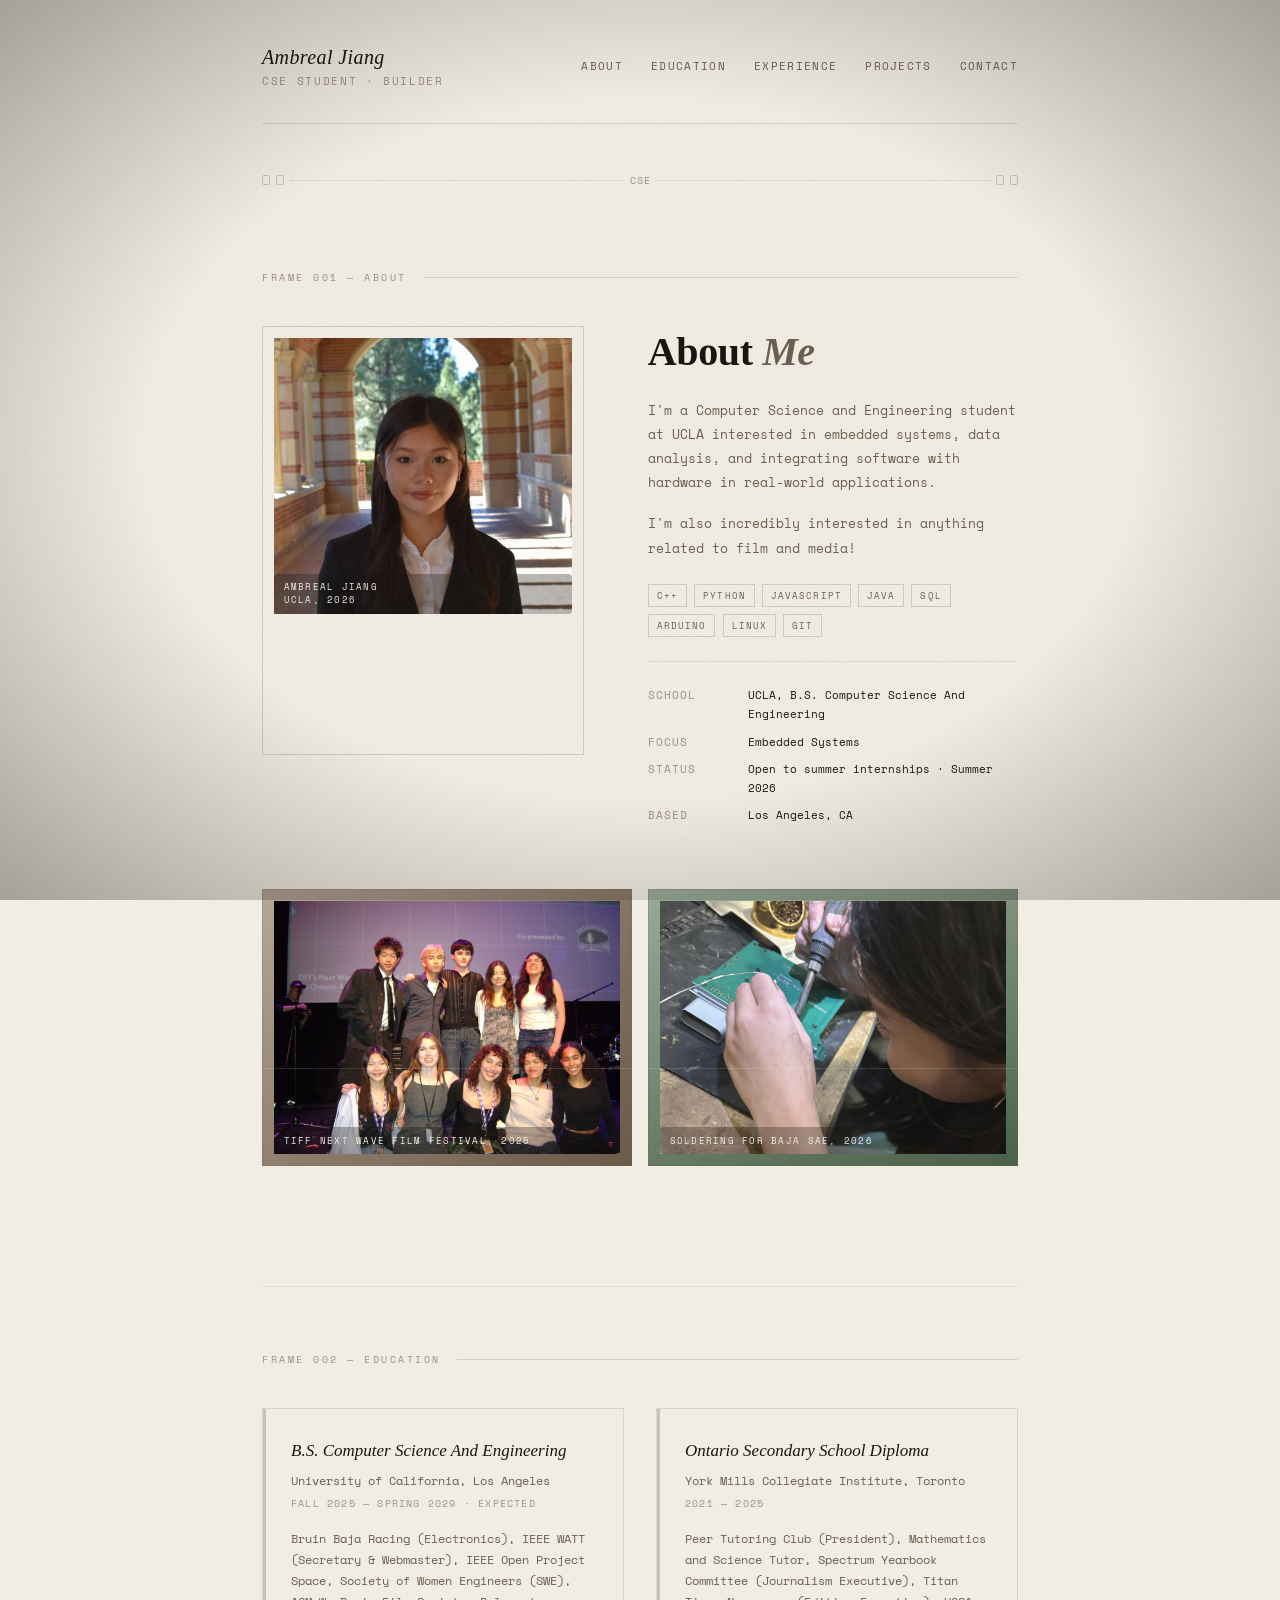
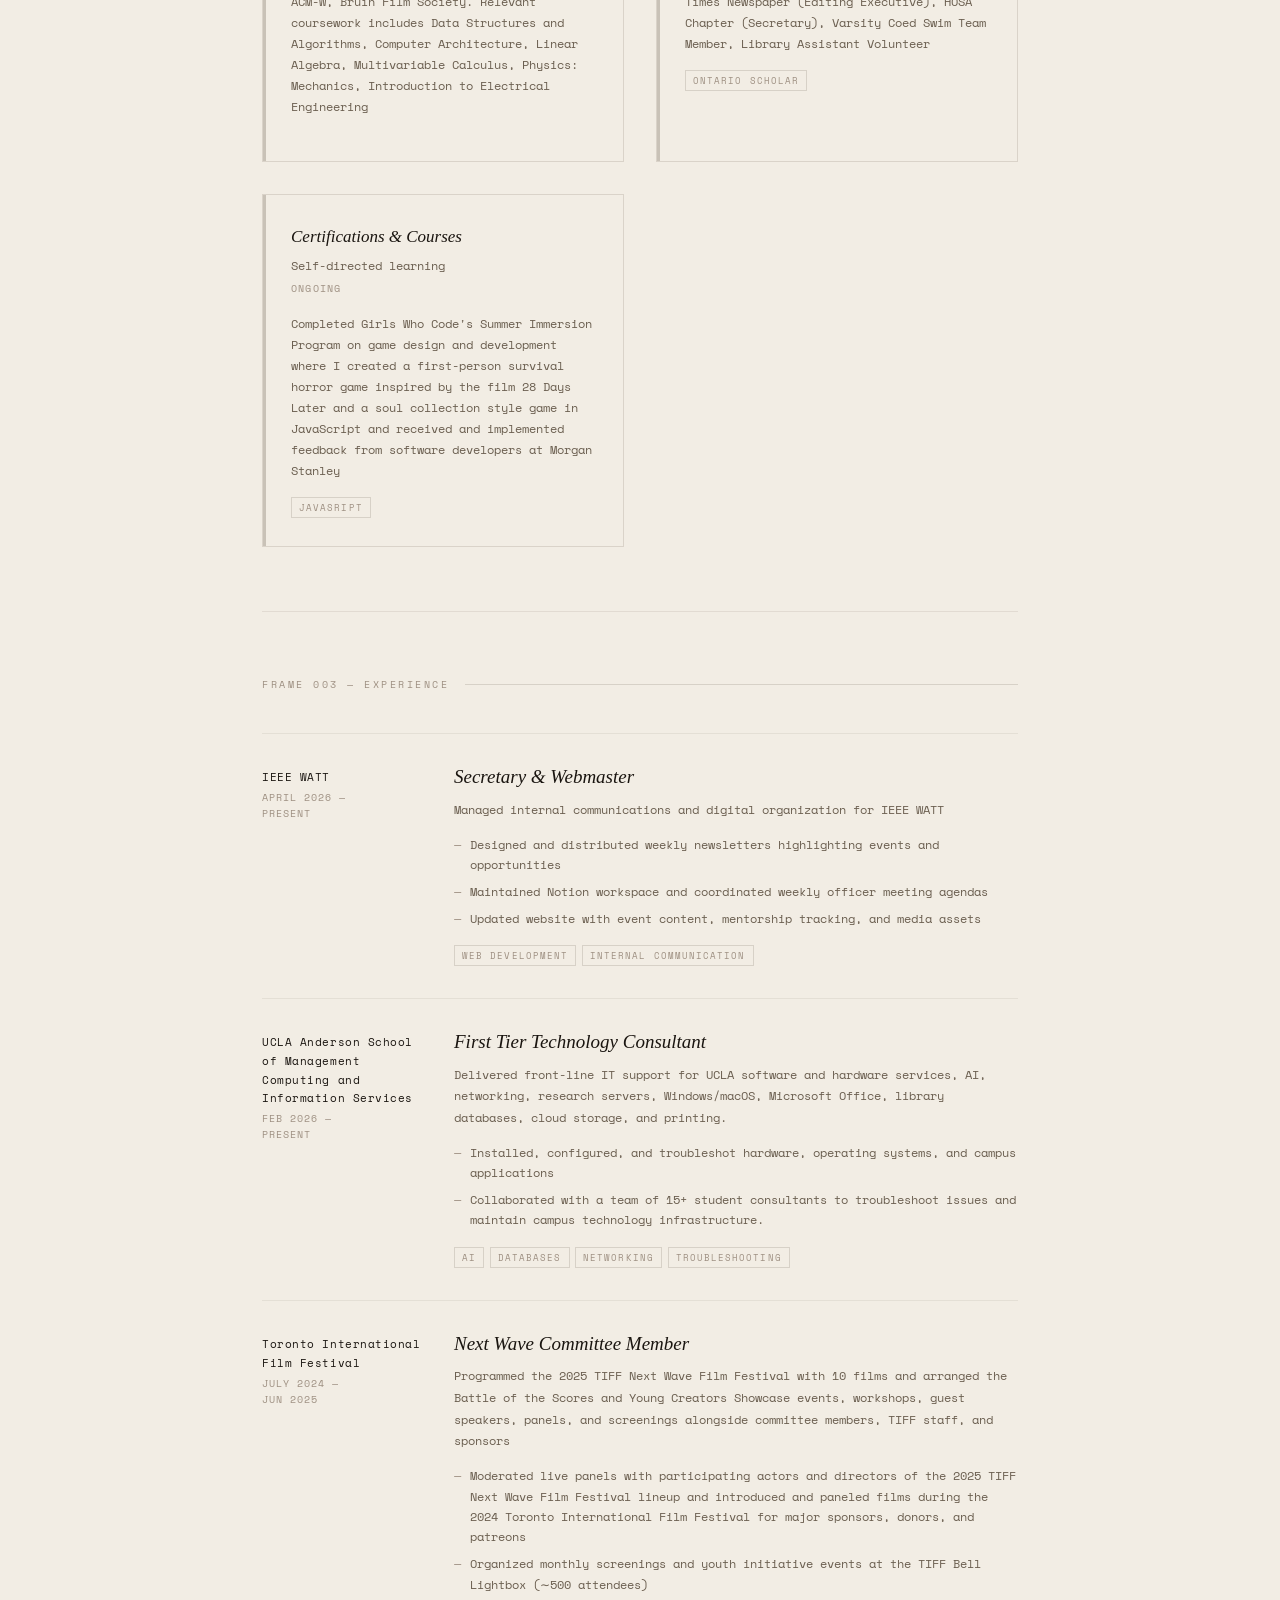
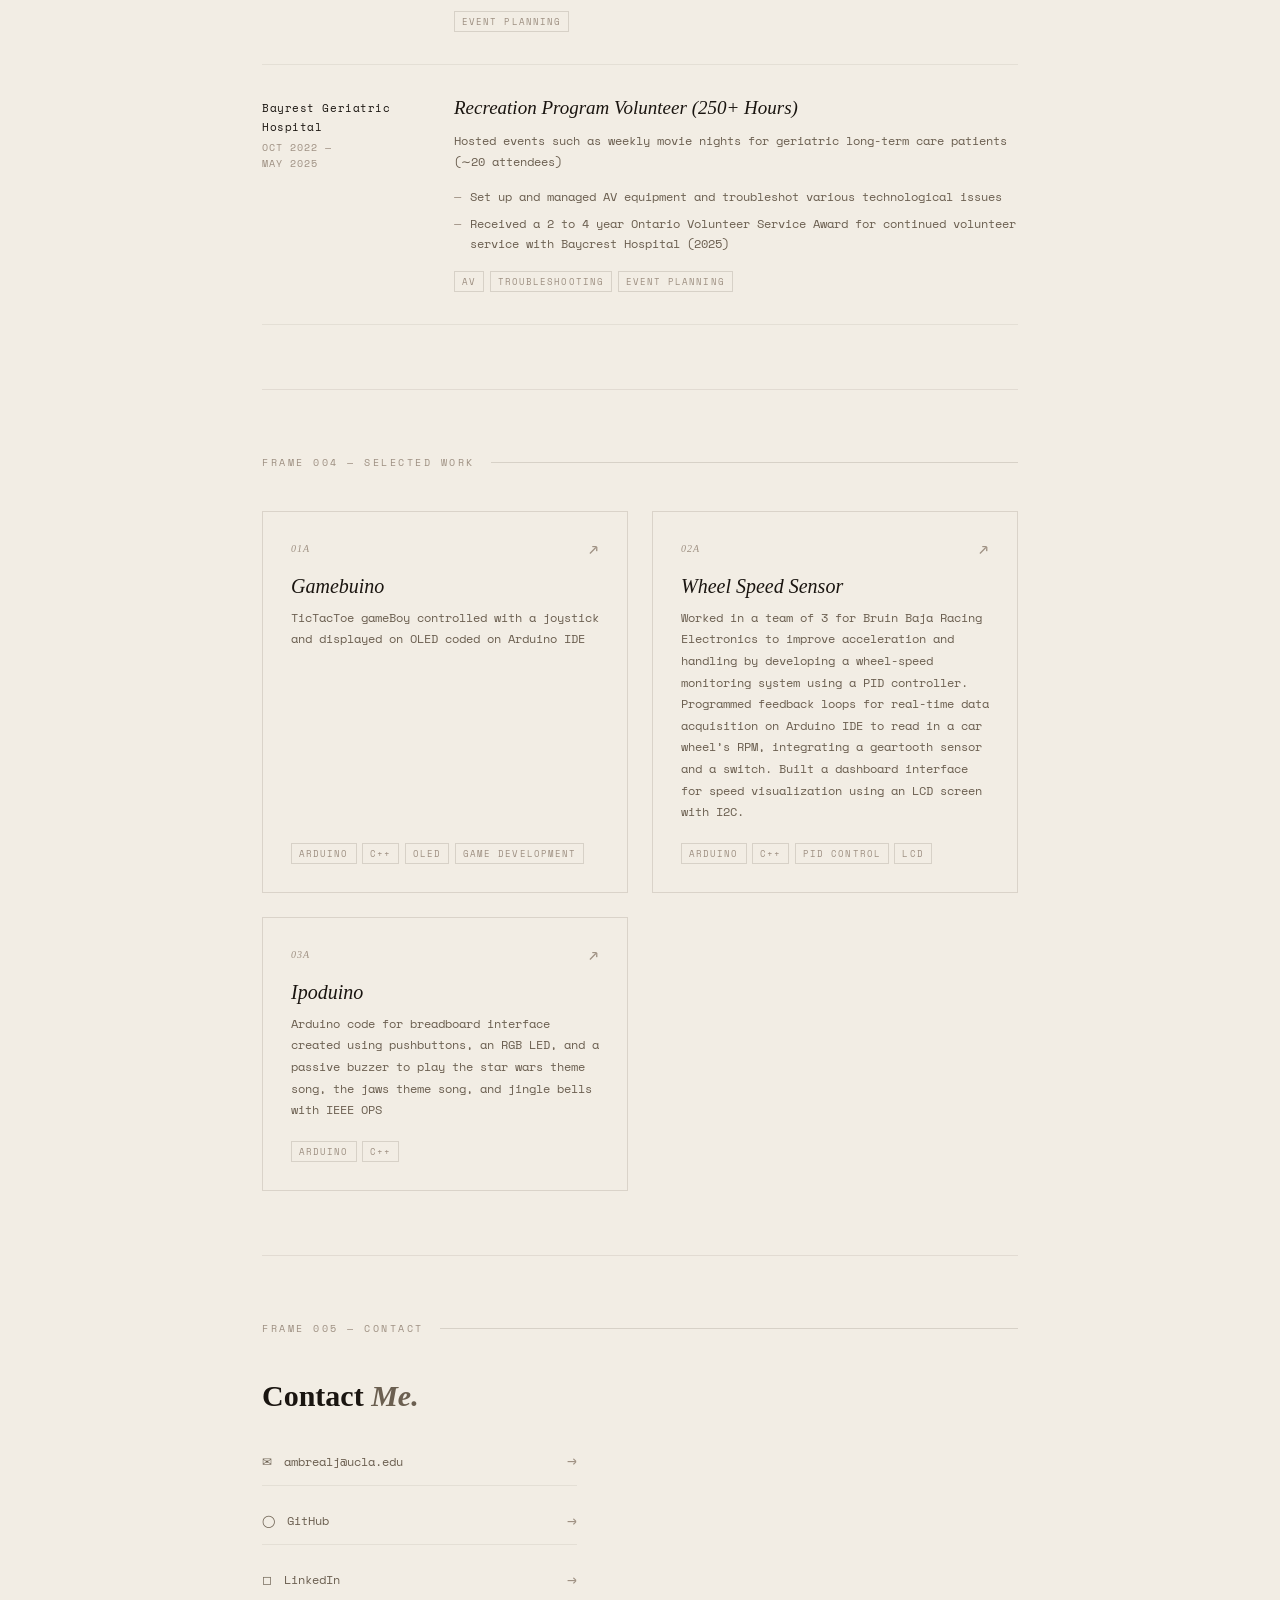
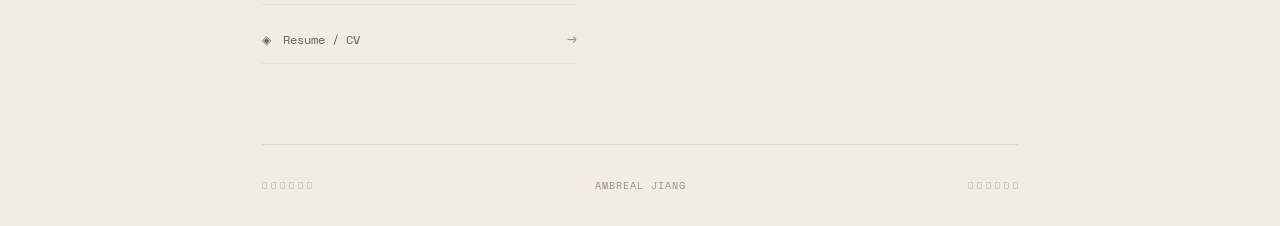
<file: index.html>
<!DOCTYPE html>
<html lang="en">
<head>
<meta charset="UTF-8">
<meta name="viewport" content="width=device-width, initial-scale=1.0">
<title>Ambreal Jiang</title>
<style>
  @import url('https://fonts.googleapis.com/css2?family=IM+Fell+English:ital@0;1&family=Space+Mono:ital,wght@0,400;0,700;1,400&display=swap');

  *, *::before, *::after { box-sizing: border-box; margin: 0; padding: 0; }

  :root {
    --cream: #f2ede4;
    --warm-dark: #1a1510;
    --muted-brown: #6b5f50;
    --faded: #9e9082;
    --accent: #c4a882;
  }

  html { scroll-behavior: smooth; }

  body {
    background: var(--cream);
    color: var(--warm-dark);
    font-family: 'Space Mono', monospace;
    font-size: 13px;
    line-height: 1.7;
    min-height: 100vh;
    position: relative;
    overflow-x: hidden;
  }

  /* Grain */
  body::before {
    content: '';
    position: fixed;
    inset: 0;
    pointer-events: none;
    z-index: 100;
    background-image: url("data:image/svg+xml,%3Csvg viewBox='0 0 256 256' xmlns='http://www.w3.org/2000/svg'%3E%3Cfilter id='noise'%3E%3CfeTurbulence type='fractalNoise' baseFrequency='0.9' numOctaves='4' stitchTiles='stitch'/%3E%3CfeColorMatrix type='saturate' values='0'/%3E%3C/filter%3E%3Crect width='100%25' height='100%25' filter='url(%23noise)' opacity='0.12'/%3E%3C/svg%3E");
    background-size: 180px 180px;
    opacity: 0.55;
    mix-blend-mode: multiply;
  }

  /* Vignette */
  body::after {
    content: '';
    position: fixed;
    inset: 0;
    pointer-events: none;
    z-index: 99;
    background: radial-gradient(ellipse at center, transparent 55%, rgba(26,21,16,0.35) 100%);
  }

  .site-wrapper { max-width: 820px; margin: 0 auto; padding: 0 2rem; }

  /* ── Nav ── */
  nav {
    display: flex;
    justify-content: space-between;
    align-items: center;
    padding: 2.5rem 0 2rem;
    border-bottom: 1px solid rgba(107,95,80,0.2);
  }

  .logo {
    font-family: 'IM Fell English', serif;
    font-size: 20px;
    letter-spacing: 0.02em;
    color: var(--warm-dark);
    font-style: italic;
  }

  .logo span {
    font-size: 11px;
    display: block;
    font-family: 'Space Mono', monospace;
    font-style: normal;
    color: var(--faded);
    letter-spacing: 0.15em;
    text-transform: uppercase;
    margin-top: -2px;
  }

  .nav-links { display: flex; gap: 1.75rem; list-style: none; }

  .nav-links a {
    color: var(--muted-brown);
    text-decoration: none;
    font-size: 11px;
    letter-spacing: 0.12em;
    text-transform: uppercase;
    transition: color 0.2s;
  }

  .nav-links a:hover { color: var(--warm-dark); }

  /* ── Film strip ── */
  .film-strip {
    display: flex;
    align-items: center;
    gap: 6px;
    margin: 3rem 0 0;
  }

  .film-hole {
    width: 8px;
    height: 10px;
    border: 1px solid rgba(107,95,80,0.3);
    border-radius: 2px;
    flex-shrink: 0;
  }

  .film-line { flex: 1; height: 1px; background: rgba(107,95,80,0.15); }

  .frame-num { font-size: 10px; color: var(--faded); letter-spacing: 0.1em; }

  /* ── Section label ── */
  .section-label {
    font-size: 10px;
    letter-spacing: 0.25em;
    text-transform: uppercase;
    color: var(--faded);
    margin-bottom: 2.5rem;
    display: flex;
    align-items: center;
    gap: 1rem;
  }

  .section-label::after {
    content: '';
    flex: 1;
    height: 1px;
    background: rgba(107,95,80,0.2);
  }

  /* ── Photo placeholders (reusable) ── */
  .photo-wrap {
    position: relative;
    overflow: hidden;
  }

  .photo-wrap::before {
    content: '';
    position: absolute;
    inset: 0;
    border: 1px solid rgba(107,95,80,0.25);
    z-index: 2;
    pointer-events: none;
  }

  .photo-inner {
    width: 100%;
    height: 100%;
    position: relative;
    display: flex;
    align-items: flex-end;
    padding: 0.75rem;
  }

  .photo-inner img {
    width: 100%;
    height: 100%;
    object-fit: cover;
    display: block;
  }

  /* caption overlay */
  .photo-caption {
    position: absolute;
    left: 0.75rem;
    right: 0.75rem;
    bottom: 0.75rem;
    z-index: 3;
    padding: 0.45rem 0.6rem;
    font-size: 9px;
    letter-spacing: 0.14em;
    color: #f2ede4;
    text-transform: uppercase;
    line-height: 1.4;
    background: rgba(26,21,16,0.3);
    border-radius: 4px;
  }

  .photo-caption br {
    display: inline;
  }

  /* portrait silhouette */
  .photo-inner.portrait { 
    width: 100%;
    height: 300px;
}
  
  /* landscape / scene variants */
  .photo-inner.scene-a { background: linear-gradient(135deg, #b5a898 0%, #8a7a6a 50%, #6a5a4a 100%); }
  .photo-inner.scene-b { background: linear-gradient(160deg, #9aaa98 0%, #6a8068 60%, #4a6048 100%); }
  .photo-inner.scene-c { background: linear-gradient(135deg, #aa9898 0%, #806868 50%, #5a4848 100%); }

  /* horizon line decoration for scene photos */
  .photo-inner.scene-a::before,
  .photo-inner.scene-b::before,
  .photo-inner.scene-c::before {
    content: '';
    position: absolute;
    bottom: 35%; left: 0; right: 0;
    height: 1px;
    background: rgba(242,237,228,0.15);
  }

  /* ── About ── */
  #about { padding: 5rem 0 4rem; }

  /* Hero row: portrait left, text right */
  .about-hero {
    display: grid;
    grid-template-columns: 1fr 1.15fr;
    gap: 4rem;
    align-items: start;
    margin-bottom: 4rem;
  }

  .about-portrait { aspect-ratio: 3/4; }

  .about-name {
    font-family: 'IM Fell English', serif;
    font-size: 40px;
    line-height: 1.1;
    letter-spacing: -0.01em;
    color: var(--warm-dark);
    margin-bottom: 1.5rem;
    padding-top: 0.25rem;
  }

  .about-name em { font-style: italic; color: var(--muted-brown); }

  .about-bio {
    color: var(--muted-brown);
    font-size: 13px;
    line-height: 1.85;
    margin-bottom: 1.1rem;
  }

  .skills-row {
    display: flex;
    flex-wrap: wrap;
    gap: 0.45rem;
    margin: 1.5rem 0 0;
  }

  .skill-chip {
    font-size: 9px;
    letter-spacing: 0.12em;
    text-transform: uppercase;
    color: var(--muted-brown);
    padding: 3px 8px;
    border: 1px solid rgba(107,95,80,0.25);
  }

  .about-meta {
    display: flex;
    flex-direction: column;
    gap: 0.55rem;
    border-top: 1px solid rgba(107,95,80,0.15);
    padding-top: 1.5rem;
    margin-top: 1.5rem;
  }

  .meta-row { display: flex; gap: 1.5rem; font-size: 11px; }

  .meta-key {
    color: var(--faded);
    letter-spacing: 0.1em;
    text-transform: uppercase;
    min-width: 76px;
    flex-shrink: 0;
  }

  .meta-val { color: var(--warm-dark); }

  /* Photo gallery strip below hero */
  .about-gallery {
    display: grid;
    grid-template-columns: 1fr 1fr;
    gap: 1rem;
    margin-bottom: 3.5rem;
  }

  .about-gallery .photo-wrap { aspect-ratio: 4/3; }

  .about-scene { aspect-ratio: 4/3; }

  /* ── Education ── */
  #education {
    padding: 4rem 0;
    border-top: 1px solid rgba(107,95,80,0.12);
  }

  .edu-grid {
    display: grid;
    grid-template-columns: 1fr 1fr;
    gap: 2rem;
    margin-top: 2rem;
  }

  .edu-card {
    padding: 1.75rem;
    border: 1px solid rgba(107,95,80,0.18);
    position: relative;
  }

  .edu-card::before {
    content: '';
    position: absolute;
    top: 0; left: 0;
    width: 3px; height: 100%;
    background: rgba(107,95,80,0.3);
  }

  .edu-degree {
    font-family: 'IM Fell English', serif;
    font-size: 17px;
    font-style: italic;
    color: var(--warm-dark);
    margin-bottom: 0.3rem;
  }

  .edu-school {
    font-size: 12px;
    color: var(--muted-brown);
    margin-bottom: 0.2rem;
  }

  .edu-dates {
    font-size: 10px;
    letter-spacing: 0.12em;
    color: var(--faded);
    text-transform: uppercase;
    margin-bottom: 1rem;
  }

  .edu-details {
    font-size: 12px;
    color: var(--muted-brown);
    line-height: 1.75;
  }

  .edu-tags {
    display: flex;
    flex-wrap: wrap;
    gap: 0.35rem;
    margin-top: 1rem;
  }

  /* ── Experience ── */
  #experience {
    padding: 4rem 0;
    border-top: 1px solid rgba(107,95,80,0.12);
  }

  .exp-list { display: flex; flex-direction: column; margin-top: 2rem; }

  .exp-item {
    display: grid;
    grid-template-columns: 160px 1fr;
    gap: 2rem;
    padding: 2rem 0;
    border-bottom: 1px solid rgba(107,95,80,0.1);
  }

  .exp-item:first-child { border-top: 1px solid rgba(107,95,80,0.1); }

  .exp-left { padding-top: 2px; }

  .exp-company {
    font-size: 11px;
    color: var(--warm-dark);
    letter-spacing: 0.05em;
    margin-bottom: 0.2rem;
  }

  .exp-dates {
    font-size: 10px;
    letter-spacing: 0.1em;
    color: var(--faded);
    text-transform: uppercase;
    line-height: 1.6;
  }

  .exp-role {
    font-family: 'IM Fell English', serif;
    font-size: 19px;
    font-style: italic;
    color: var(--warm-dark);
    margin-bottom: 0.6rem;
    line-height: 1.2;
  }

  .exp-desc {
    font-size: 12px;
    color: var(--muted-brown);
    line-height: 1.8;
    margin-bottom: 0.9rem;
  }

  .exp-bullets {
    list-style: none;
    display: flex;
    flex-direction: column;
    gap: 0.4rem;
  }

  .exp-bullets li {
    font-size: 12px;
    color: var(--muted-brown);
    line-height: 1.7;
    padding-left: 1rem;
    position: relative;
  }

  .exp-bullets li::before {
    content: '—';
    position: absolute;
    left: 0;
    color: var(--faded);
  }

  /* ── Projects ── */
  #projects {
    padding: 4rem 0;
    border-top: 1px solid rgba(107,95,80,0.12);
  }

  .projects-grid {
    display: grid;
    grid-template-columns: 1fr 1fr;
    gap: 1.5rem;
    margin-top: 2rem;
  }

  .project-card {
    display: flex;
    flex-direction: column;
    gap: 0;
    padding: 1.75rem;
    border: 1px solid rgba(107,95,80,0.18);
    color: inherit;
    position: relative;
    transition: border-color 0.2s, background 0.2s;
  }

  .project-card:hover {
    border-color: rgba(107,95,80,0.4);
    background: rgba(107,95,80,0.03);
  }

  .project-card-top {
    display: flex;
    justify-content: space-between;
    align-items: flex-start;
    margin-bottom: 1rem;
  }

  .project-frame-num {
    font-size: 10px;
    color: var(--faded);
    letter-spacing: 0.1em;
    font-style: italic;
    font-family: 'IM Fell English', serif;
  }

  .project-arrow {
    font-size: 18px;
    color: var(--faded);
    text-decoration: none;
    transition: transform 0.2s, color 0.2s;
    line-height: 1;
    display: inline-block;
  }

  .project-arrow:hover,
  .project-card:hover .project-arrow {
    transform: translate(3px, -3px);
    color: var(--muted-brown);
  }

  .project-title {
    font-family: 'IM Fell English', serif;
    font-size: 20px;
    font-style: italic;
    color: var(--warm-dark);
    margin-bottom: 0.55rem;
    line-height: 1.2;
  }

  .project-desc {
    color: var(--muted-brown);
    font-size: 12px;
    line-height: 1.8;
    margin-bottom: 1.25rem;
    flex: 1;
  }

  .project-tags { display: flex; flex-wrap: wrap; gap: 0.35rem; margin-top: auto; }

  .tag {
    font-size: 9px;
    letter-spacing: 0.12em;
    text-transform: uppercase;
    color: var(--faded);
    padding: 2px 7px;
    border: 1px solid rgba(107,95,80,0.2);
  }

  /* ── Contact ── */
  #contact {
    padding: 4rem 0 5rem;
    border-top: 1px solid rgba(107,95,80,0.12);
  }

  .contact-inner {
    display: grid;
    grid-template-columns: 1fr 1.2fr;
    gap: 4rem;
    align-items: start;
    margin-top: 2rem;
  }

  .contact-tagline {
    font-family: 'IM Fell English', serif;
    font-size: 30px;
    line-height: 1.25;
    color: var(--warm-dark);
    margin-bottom: 1.5rem;
  }

  .contact-tagline em { font-style: italic; color: var(--muted-brown); }

  .contact-links { display: flex; flex-direction: column; gap: 0.75rem; margin-top: 1rem; }

  .contact-link {
    display: flex;
    align-items: center;
    gap: 0.75rem;
    color: var(--muted-brown);
    text-decoration: none;
    font-size: 12px;
    padding: 0.6rem 0;
    border-bottom: 1px solid rgba(107,95,80,0.1);
    transition: color 0.2s;
  }

  .contact-link:hover { color: var(--warm-dark); }

  .link-arrow { margin-left: auto; color: var(--faded); font-size: 16px; transition: transform 0.2s; }
  .contact-link:hover .link-arrow { transform: translateX(4px); }


  /* ── Footer ── */
  footer {
    border-top: 1px solid rgba(107,95,80,0.15);
    padding: 2rem 0;
    display: flex;
    justify-content: space-between;
    align-items: center;
    font-size: 10px;
    letter-spacing: 0.1em;
    color: var(--faded);
    text-transform: uppercase;
  }

  .footer-frames { display: flex; gap: 4px; }

  .f-hole {
    width: 5px; height: 7px;
    border: 1px solid rgba(107,95,80,0.25);
    border-radius: 1px;
  }

  /* ── Responsive ── */
  @media (max-width: 680px) {
    .about-hero { grid-template-columns: 1fr; gap: 2rem; }
    .about-gallery { grid-template-columns: 1fr 1fr; }
    .about-gallery .photo-wrap:first-child { grid-column: span 2; aspect-ratio: 16/9; }
    .about-band { grid-template-columns: 1fr; }
    .edu-grid { grid-template-columns: 1fr; }
    .exp-item { grid-template-columns: 1fr; gap: 0.5rem; }
    .projects-grid { grid-template-columns: 1fr; }
    .contact-inner { grid-template-columns: 1fr; gap: 2.5rem; }
    .about-name { font-size: 32px; }
  }

  @media (max-width: 420px) {
    .nav-links { gap: 1rem; }
    .nav-links li:nth-child(3),
    .nav-links li:nth-child(4) { display: none; }
  }
</style>
</head>
<body>

<div class="site-wrapper">

  <nav>
    <div class="logo">
      Ambreal Jiang
      <span>CSE Student · Builder</span>
    </div>
    <ul class="nav-links">
      <li><a href="#about">About</a></li>
      <li><a href="#education">Education</a></li>
      <li><a href="#experience">Experience</a></li>
      <li><a href="#projects">Projects</a></li>
      <li><a href="#contact">Contact</a></li>
    </ul>
  </nav>

  <div class="film-strip">
    <div class="film-hole"></div>
    <div class="film-hole"></div>
    <div class="film-line"></div>
    <span class="frame-num">CSE</span>
    <div class="film-line"></div>
    <div class="film-hole"></div>
    <div class="film-hole"></div>
  </div>

  <!-- ══ ABOUT ══ -->
  <section id="about">
    <div class="section-label">Frame 001 — About</div>

    <!-- Hero: portrait + intro text -->
    <div class="about-hero">
      <div class="photo-wrap about-portrait">
        <div class="photo-inner portrait">
          <img src="profile-photo.jpg" alt="Ambreal Jiang portrait">
          <span class="photo-caption">Ambreal Jiang<br>UCLA, 2026</span>
        </div>
      </div>
      <div>
        <h1 class="about-name">
          About<em> Me</em>
        </h1>
        <p class="about-bio">
          I'm a Computer Science and Engineering student at UCLA interested in embedded systems, data analysis, and integrating software with hardware in real-world applications. 
        </p>
        <p class="about-bio">
          I'm also incredibly interested in anything related to film and media!
        </p>
        

        <div class="skills-row">
          <span class="skill-chip">C++</span>
          <span class="skill-chip">Python</span>
          <span class="skill-chip">JavaScript</span>
          <span class="skill-chip">Java</span>
          <span class="skill-chip">SQL</span>
          <span class="skill-chip">Arduino</span>
          <span class="skill-chip">Linux</span>
          <span class="skill-chip">Git</span>
        </div>

        <div class="about-meta">
          <div class="meta-row">
            <span class="meta-key">School</span>
            <span class="meta-val">UCLA, B.S. Computer Science And Engineering</span>
          </div>
          <div class="meta-row">
            <span class="meta-key">Focus</span>
            <span class="meta-val">Embedded Systems</span>
          </div>
          <div class="meta-row">
            <span class="meta-key">Status</span>
            <span class="meta-val">Open to summer internships · Summer 2026</span>
          </div>
          <div class="meta-row">
            <span class="meta-key">Based</span>
            <span class="meta-val">Los Angeles, CA</span>
          </div>
        </div>
      </div>
    </div>

    <!-- Photo gallery strip -->
    <div class="about-gallery">
      <div class="photo-wrap">
        <div class="photo-inner scene-a">
          <img src="tiff.jpg" alt="TIFF Next Wave Film Festival">
          <span class="photo-caption">TIFF Next Wave Film Festival, 2025</span>
        </div>
      </div>
      <div class="photo-wrap">
        <div class="photo-inner scene-b">
          <img src="soldering.png" alt="Soldering for Baja SAE">
          <span class="photo-caption">Soldering for Baja SAE, 2026</span>
        </div>
      </div>
    </div>

  

  </section>

  <!-- ══ EDUCATION ══ -->
  <section id="education">
    <div class="section-label">Frame 002 — Education</div>

    <div class="edu-grid">

      <div class="edu-card">
        <div class="edu-degree">B.S. Computer Science And Engineering</div>
        <div class="edu-school">University of California, Los Angeles</div>
        <div class="edu-dates">Fall 2025 — Spring 2029 · Expected</div>
        <div class="edu-details">
          Bruin Baja Racing (Electronics), IEEE WATT (Secretary & Webmaster), IEEE Open Project Space, Society of
Women Engineers (SWE), ACM-W, Bruin Film Society.
          Relevant coursework includes Data Structures and Algorithms, Computer Architecture, Linear Algebra, Multivariable Calculus,
Physics: Mechanics, Introduction to Electrical Engineering
        </div>
        <div class="edu-tags">
    
        </div>
      </div>


      <div class="edu-card">
        <div class="edu-degree">Ontario Secondary School Diploma</div>
        <div class="edu-school">York Mills Collegiate Institute, Toronto</div>
        <div class="edu-dates">2021 — 2025</div>
        <div class="edu-details">
          Peer Tutoring Club (President), Mathematics and Science Tutor, Spectrum Yearbook Committee (Journalism Executive),
Titan Times Newspaper (Editing Executive), HOSA Chapter (Secretary), Varsity Coed Swim Team Member, Library Assistant Volunteer
        </div>
        <div class="edu-tags">
          <span class="tag">Ontario Scholar</span>
        
        </div>
      </div>

      <div class="edu-card">
        <div class="edu-degree">Certifications & Courses</div>
        <div class="edu-school">Self-directed learning</div>
        <div class="edu-dates">Ongoing</div>
        <div class="edu-details">
          Completed Girls Who Code's Summer Immersion Program on game design and development where I created a first-person survival horror game inspired by the film 28 Days Later and a soul collection style game in JavaScript and received and implemented feedback from software developers at Morgan Stanley
        </div>
        <div class="edu-tags">
          <span class="tag">JavaSript</span>
       
        </div>
      </div>

    </div>
  </section>

  <!-- ══ EXPERIENCE ══ -->
  <section id="experience">
    <div class="section-label">Frame 003 — Experience</div>

    <div class="exp-list">

      <div class="exp-item">
        <div class="exp-left">
          <div class="exp-company">IEEE WATT</div>
          <div class="exp-dates">April 2026 —<br>Present</div>
        </div>
        <div>
          <div class="exp-role">Secretary & Webmaster</div>
          <p class="exp-desc">
            Managed internal communications and digital organization for IEEE WATT
          </p>
          <ul class="exp-bullets">
            <li>Designed and distributed weekly newsletters highlighting events and opportunities</li>
            <li>Maintained Notion workspace and coordinated weekly officer meeting agendas</li>
            <li>Updated website with event content, mentorship tracking, and media assets</li>
          </ul>
          <div class="edu-tags" style="margin-top:1rem;">
            <span class="tag">Web Development</span>
            <span class="tag">Internal Communication</span>
 
          </div>
        </div>
      </div>

      <div class="exp-item">
        <div class="exp-left">
          <div class="exp-company">UCLA Anderson School of Management Computing and Information Services</div>
          <div class="exp-dates">Feb 2026 —<br>Present</div>
        </div>
        <div>
          <div class="exp-role">First Tier Technology Consultant</div>
          <p class="exp-desc">
            Delivered front-line IT support for UCLA software and hardware services, AI, networking, research servers, Windows/macOS,
Microsoft Office, library databases, cloud storage, and printing.
          </p>
          <ul class="exp-bullets">
            <li>Installed, configured, and troubleshot hardware, operating systems, and campus applications</li>
            <li> Collaborated with a team of 15+ student consultants to troubleshoot issues and maintain campus technology infrastructure.</li>
          </ul>
          <div class="edu-tags" style="margin-top:1rem;">
            <span class="tag">AI</span>
            <span class="tag">Databases</span>
            <span class="tag">Networking</span>
            <span class="tag">Troubleshooting</span>
          </div>
        </div>
      </div>

      <div class="exp-item">
        <div class="exp-left">
          <div class="exp-company">Toronto International Film Festival </div>
          <div class="exp-dates">July 2024 —<br>Jun 2025</div>
        </div>
        <div>
          <div class="exp-role">Next Wave Committee Member </div>
          <p class="exp-desc">
            Programmed the 2025 TIFF Next Wave Film Festival with 10 films and arranged the Battle of the Scores and Young Creators
Showcase events, workshops, guest speakers, panels, and screenings alongside committee members, TIFF staff, and sponsors
          </p>
          <ul class="exp-bullets">
            <li>Moderated live panels with participating actors and directors of the 2025 TIFF Next Wave Film Festival lineup and introduced and paneled films during the 2024 Toronto International Film Festival for major sponsors, donors, and patreons</li>
            <li>Organized monthly screenings and youth initiative events at the TIFF Bell Lightbox (∼500 attendees)</li>
          </ul>
          <div class="edu-tags" style="margin-top:1rem;">
            <span class="tag">Event Planning</span>
        
          </div>
        </div>
      </div>

      <div class="exp-item">
        <div class="exp-left">
          <div class="exp-company">Bayrest Geriatric Hospital</div>
          <div class="exp-dates">Oct 2022 —<br>May 2025</div>
        </div>
        <div>
          <div class="exp-role">Recreation Program Volunteer (250+ Hours)</div>
          <p class="exp-desc">
            Hosted events such as weekly movie nights for geriatric long-term care patients (∼20 attendees)
          <ul class="exp-bullets">
            <li>Set up and managed AV equipment and troubleshot various technological issues</li>
            <li>Received a 2 to 4 year Ontario Volunteer Service Award for continued volunteer service with Baycrest Hospital (2025)</li>
          </ul>
          <div class="edu-tags" style="margin-top:1rem;">
            <span class="tag">AV</span>
            <span class="tag">Troubleshooting</span>
            <span class="tag">Event Planning</span>
          </div>
        </div>
      </div>

    </div>
  </section>

  <!-- ══ PROJECTS ══ -->
  <section id="projects">
    <div class="section-label">Frame 004 — Selected Work</div>

    <div class="projects-grid">

      <!-- PROJECT 01 — replace src="" with your video file path or URL -->
      <div class="project-card">
        <div class="project-card-top">
          <div class="project-frame-num">01A</div>
          <a class="project-arrow" href="https://github.com/ambrealj/gamebuino" target="_blank" rel="noopener noreferrer" title="View project">↗</a>
        </div>
        <div class="project-title">Gamebuino</div>
        <p class="project-desc">TicTacToe gameBoy controlled with a joystick and displayed on OLED coded on Arduino IDE</p>
        <div class="project-tags">
          <span class="tag">Arduino</span>
          <span class="tag">C++</span>
          <span class="tag">OLED</span>
          <span class="tag">Game Development</span>
        </div>
      </div>

      <!-- PROJECT 02 — replace src="" with your video file path or URL -->
      <div class="project-card">
        <div class="project-card-top">
          <div class="project-frame-num">02A</div>
          <a class="project-arrow" href="https://github.com/ambrealj/Wheel-Speed-Sensor" target="_blank" rel="noopener noreferrer" title="View project">↗</a>
        </div>
        <div class="project-title">Wheel Speed Sensor</div>
        <p class="project-desc">Worked in a team of 3 for Bruin Baja Racing Electronics to improve acceleration and handling by developing a wheel-speed monitoring system using a PID controller. Programmed feedback loops for real-time data acquisition on Arduino IDE to read in a car wheel’s RPM, integrating a geartooth sensor and a switch. Built a dashboard interface for speed visualization using an LCD screen with I2C.</p>
        <div class="project-tags">
          <span class="tag">Arduino</span>
          <span class="tag">C++</span>
          <span class="tag">PID Control</span>
          <span class="tag">LCD</span>
        </div>
      </div>

      <!-- PROJECT 03 — replace src="" with your video file path or URL -->
      <div class="project-card">
        <div class="project-card-top">
          <div class="project-frame-num">03A</div>
          <a class="project-arrow" href="https://github.com/ambrealj/ipoduino" target="_blank" rel="noopener noreferrer" title="View project">↗</a>
        </div>
        <div class="project-title">Ipoduino</div>
        <p class="project-desc">Arduino code for breadboard interface created using pushbuttons, an RGB LED, and a passive buzzer to play the star wars theme song, the jaws theme song, and jingle bells with IEEE OPS</p>
        <div class="project-tags">
          <span class="tag">Arduino</span>
          <span class="tag">C++</span>
    
        </div>
      </div>


    </div>
  </section>

  <!-- ══ CONTACT ══ -->
  <section id="contact">
    <div class="section-label">Frame 005 — Contact</div>
    <div class="contact-inner">
      <div>
        <h2 class="contact-tagline">Contact <em>Me.</em></h2>
        <div class="contact-links">
          <a class="contact-link" href="mailto:ambrealj@ucla.edu">
            <span>✉</span>
            <span>ambrealj@ucla.edu</span>
            <span class="link-arrow">→</span>
          </a>
          <a class="contact-link" href="https://github.com/ambrealj" target="_blank" rel="noopener">
            <span>◯</span>
            <span>GitHub</span>
            <span class="link-arrow">→</span>
          </a>
          <a class="contact-link" href="www.linkedin.com/in/ambreal-jiang" target="_blank" rel="noopener">
            <span>◻</span>
            <span>LinkedIn</span>
            <span class="link-arrow">→</span>
          </a>
          <a class="contact-link" href="https://drive.google.com/file/d/1yHUQo-bBP6A49gHEG7geBdy5D8BqGrk5/view?usp=sharing" target="_blank" rel="noopener">
            <span>◈</span>
            <span>Resume / CV</span>
            <span class="link-arrow">→</span>
          </a>
        </div>
      </div>
    
    </div>
  </section>

  <footer>
    <div class="footer-frames">
      <div class="f-hole"></div><div class="f-hole"></div><div class="f-hole"></div>
      <div class="f-hole"></div><div class="f-hole"></div><div class="f-hole"></div>
    </div>
    <span>Ambreal Jiang</span>
    <div class="footer-frames">
      <div class="f-hole"></div><div class="f-hole"></div><div class="f-hole"></div>
      <div class="f-hole"></div><div class="f-hole"></div><div class="f-hole"></div>
    </div>
  </footer>

</div>

</body>
</html>
</file>
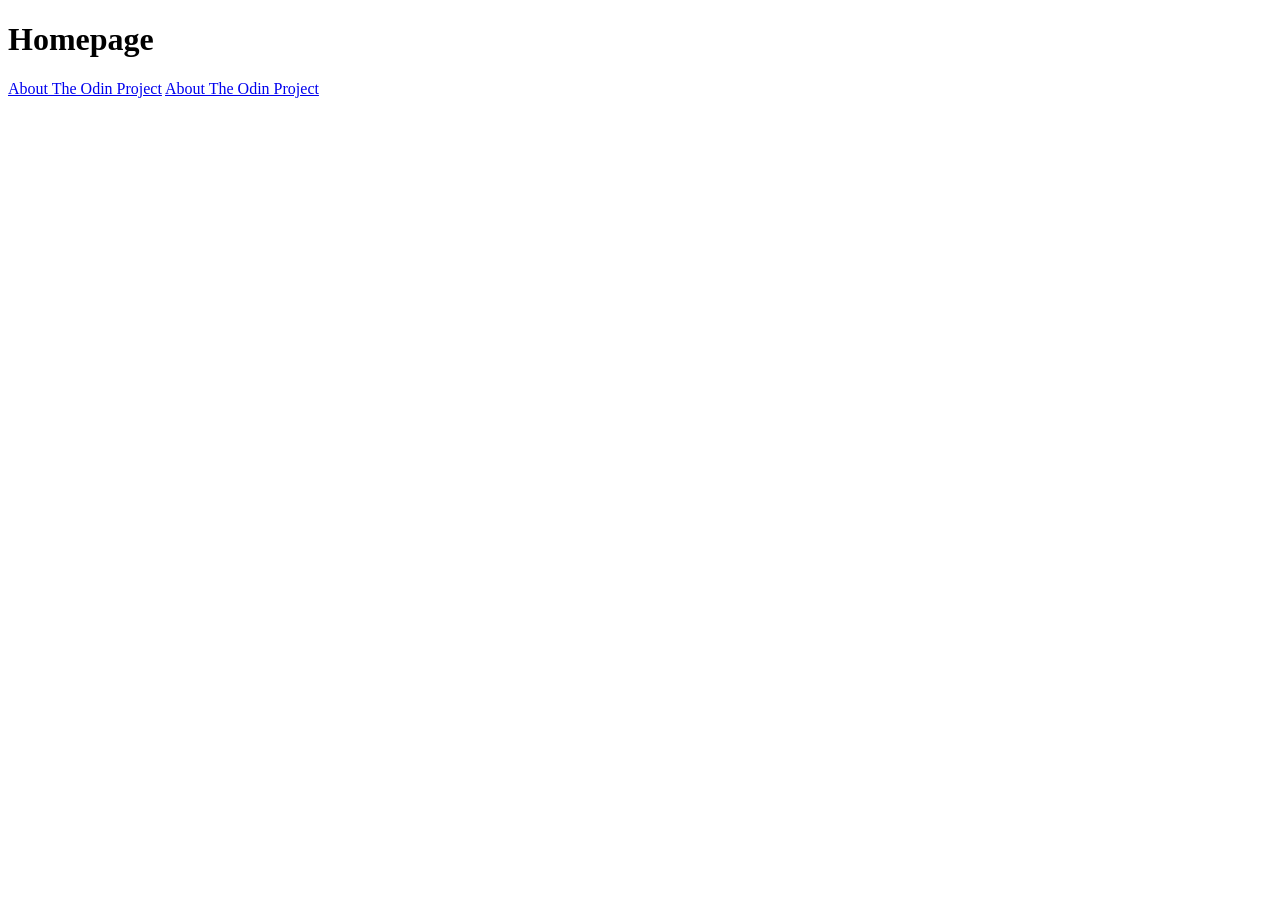
<file: links/index.html>
<!DOCTYPE html>
<html lang="en">
<head>
    <meta charset="UTF-8">
    <meta name="viewport" content="width=device-width, initial-scale=1.0">
    <title>Document</title>
</head>
<body>
    <h1>Homepage</h1>
    <a href="https://www.theodinproject.com/about">About The Odin Project</a>
    <a href="https://www.theodinproject.com/about" target="_blank" rel="noopener noreferrer">About The Odin Project</a>
    
</body>
</html>
</file>
